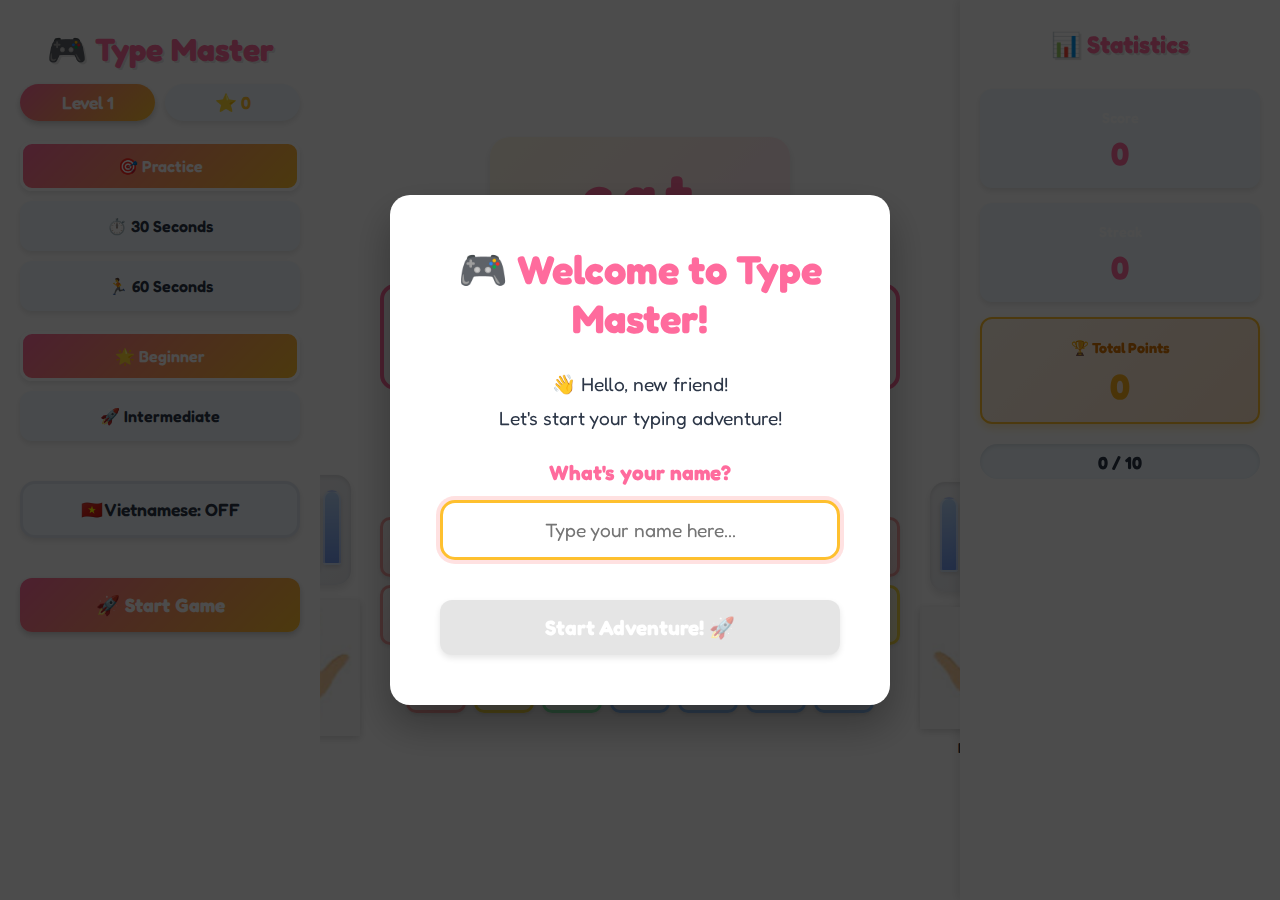
<file: index.html>
<!DOCTYPE html>
<html lang="en">
<head>
    <meta charset="UTF-8">
    <meta name="viewport" content="width=device-width, initial-scale=1.0">
    <title>🎮 Type Master - Fun Typing Game for Kids!</title>
    <link rel="stylesheet" href="styles.css">
</head>
<body>
    <div id="app" class="app-container">
        <!-- Left Sidebar: Controls and Stats -->
        <aside class="sidebar">
            <!-- Header Section -->
            <header class="header">
                <h1 class="title">🎮 Type Master</h1>
                <div class="player-greeting" id="player-greeting" style="display: none;">
                    <span class="greeting-text">Hi, <span id="player-name-display"></span>! 👋</span>
                </div>
                <div class="level-display" role="status" aria-live="polite">
                    <span class="level-badge">Level <span id="level">1</span></span>
                    <span class="stars">⭐ <span id="stars">0</span></span>
                </div>
            </header>

            <!-- Mode Selection -->
            <div class="mode-selector" role="navigation" aria-label="Game mode selection">
                <button class="mode-btn active" id="mode-practice" data-mode="practice" aria-pressed="true">
                    🎯 Practice
                </button>
                <button class="mode-btn" id="mode-timed-30" data-mode="timed-30" aria-pressed="false">
                    ⏱️ 30 Seconds
                </button>
                <button class="mode-btn" id="mode-timed-60" data-mode="timed-60" aria-pressed="false">
                    🏃 60 Seconds
                </button>
            </div>

            <!-- Difficulty Selection -->
            <div class="difficulty-selector" role="navigation" aria-label="Difficulty selection">
                <button class="difficulty-btn active" id="diff-beginner" data-difficulty="beginner" aria-pressed="true">
                    🌟 Beginner
                </button>
                <button class="difficulty-btn" id="diff-intermediate" data-difficulty="intermediate" aria-pressed="false">
                    🚀 Intermediate
                </button>
            </div>

            <!-- Vietnamese Translation Toggle -->
            <div class="translation-toggle" role="navigation" aria-label="Translation settings">
                <button class="toggle-btn" id="vietnamese-toggle" aria-pressed="false">
                    🇻🇳 Vietnamese: OFF
                </button>
            </div>

            <!-- Start/Reset Button -->
            <div class="action-buttons">
                <button class="btn-primary" id="start-btn">🚀 Start Game</button>
                <button class="btn-secondary" id="reset-btn" style="display: none;">🔄 New Game</button>
            </div>
        </aside>

        <!-- Main Game Area -->
        <main class="game-area">
            <!-- Target Word Display -->
            <div class="word-display" role="region" aria-label="Word to type">
                <div class="target-word" id="target-word" aria-live="polite">cat</div>
                <div class="vietnamese-meaning" id="vietnamese-meaning" style="display: none;" aria-live="polite"></div>
            </div>

            <!-- Typing Input Area -->
            <div class="typing-area">
                <label for="typing-input" class="sr-only">Type the word shown above</label>
                <input 
                    type="text" 
                    id="typing-input" 
                    class="typing-input" 
                    autocomplete="off"
                    autocorrect="off"
                    spellcheck="false"
                    placeholder="Type here..."
                    aria-describedby="target-word"
                    autofocus
                />
                <div class="input-feedback" id="input-feedback" role="status" aria-live="assertive"></div>
            </div>

            <!-- Keyboard with Hand Guides -->
            <div class="keyboard-with-hands">
                <!-- Left Hand Guide -->
                <div class="hand-container left-hand" role="region" aria-label="Left hand position guide">
                    <div class="hand-visual">
                        <div class="hand-shape left">
                            <div class="finger-bar pinky" data-finger="left-pinky" title="Pinky: Q A Z"></div>
                            <div class="finger-bar ring" data-finger="left-ring" title="Ring: W S X"></div>
                            <div class="finger-bar middle" data-finger="left-middle" title="Middle: E D C"></div>
                            <div class="finger-bar index" data-finger="left-index" title="Index: R T F G V B"></div>
                        </div>
                        <img src="left_hand.png" alt="Left hand" class="hand-image" />
                    </div>
                    <div class="hand-label">Left</div>
                </div>

                <!-- Virtual Keyboard -->
                <div class="keyboard" role="region" aria-label="Virtual keyboard">
                <div class="keyboard-row">
                    <button class="key finger-pinky" data-key="q">Q</button>
                    <button class="key finger-ring" data-key="w">W</button>
                    <button class="key finger-middle" data-key="e">E</button>
                    <button class="key finger-index" data-key="r">R</button>
                    <button class="key finger-index" data-key="t">T</button>
                    <button class="key finger-index" data-key="y">Y</button>
                    <button class="key finger-index" data-key="u">U</button>
                    <button class="key finger-middle" data-key="i">I</button>
                    <button class="key finger-ring" data-key="o">O</button>
                    <button class="key finger-pinky" data-key="p">P</button>
                </div>
                <div class="keyboard-row">
                    <button class="key finger-pinky" data-key="a">A</button>
                    <button class="key finger-ring" data-key="s">S</button>
                    <button class="key finger-middle" data-key="d">D</button>
                    <button class="key finger-index" data-key="f">F</button>
                    <button class="key finger-index" data-key="g">G</button>
                    <button class="key finger-index" data-key="h">H</button>
                    <button class="key finger-index" data-key="j">J</button>
                    <button class="key finger-middle" data-key="k">K</button>
                    <button class="key finger-ring" data-key="l">L</button>
                </div>
                <div class="keyboard-row">
                    <button class="key finger-pinky" data-key="z">Z</button>
                    <button class="key finger-ring" data-key="x">X</button>
                    <button class="key finger-middle" data-key="c">C</button>
                    <button class="key finger-index" data-key="v">V</button>
                    <button class="key finger-index" data-key="b">B</button>
                    <button class="key finger-index" data-key="n">N</button>
                    <button class="key finger-index" data-key="m">M</button>
                </div>
            </div>

            <!-- Right Hand Guide -->
            <div class="hand-container right-hand" role="region" aria-label="Right hand position guide">
                <div class="hand-visual">
                    <div class="hand-shape right">
                        <div class="finger-bar index" data-finger="right-index" title="Index: Y U H J N M"></div>
                        <div class="finger-bar middle" data-finger="right-middle" title="Middle: I K"></div>
                        <div class="finger-bar ring" data-finger="right-ring" title="Ring: O L"></div>
                        <div class="finger-bar pinky" data-finger="right-pinky" title="Pinky: P"></div>
                    </div>
                    <img src="right_hand.png" alt="Right hand" class="hand-image" />
                </div>
                <div class="hand-label">Right</div>
            </div>
        </div>
        </main>

        <!-- Right Sidebar: Game Statistics -->
        <aside class="sidebar-right">
            <div class="stats-header">
                <h2 class="stats-title">📊 Statistics</h2>
            </div>

            <!-- Game Stats -->
            <div class="stats-container" role="region" aria-label="Game statistics">
                <div class="stat-item">
                    <span class="stat-label">Score</span>
                    <span class="stat-value" id="score">0</span>
                </div>
                <div class="stat-item" id="timer-container" style="display: none;">
                    <span class="stat-label">Time</span>
                    <span class="stat-value" id="timer">30</span>
                </div>
                <div class="stat-item">
                    <span class="stat-label">Streak</span>
                    <span class="stat-value" id="streak">0</span>
                </div>
                <div class="stat-item highlight-stat">
                    <span class="stat-label">🏆 Total Points</span>
                    <span class="stat-value" id="total-points">0</span>
                </div>
            </div>

            <!-- Progress Bar -->
            <div class="progress-container" role="progressbar" aria-valuenow="0" aria-valuemin="0" aria-valuemax="100">
                <div class="progress-bar" id="progress-bar"></div>
                <span class="progress-text" id="progress-text">0 / 10</span>
            </div>
        </aside>

        <!-- Welcome Modal -->
        <div class="modal" id="welcome-modal" style="display: none;" role="dialog" aria-labelledby="welcome-title" aria-modal="true">
            <div class="modal-content welcome-content">
                <h2 id="welcome-title">🎮 Welcome to Type Master!</h2>
                <div class="welcome-message">
                    <p>👋 Hello, new friend!</p>
                    <p>Let's start your typing adventure!</p>
                </div>
                <div class="name-input-container">
                    <label for="player-name" class="name-label">What's your name?</label>
                    <input 
                        type="text" 
                        id="player-name" 
                        class="name-input" 
                        placeholder="Type your name here..."
                        maxlength="20"
                        autocomplete="off"
                        aria-label="Enter your name"
                    />
                </div>
                <button class="btn-primary btn-start" id="start-adventure-btn" disabled>Start Adventure! 🚀</button>
            </div>
        </div>

        <!-- Results Modal -->
        <div class="modal" id="results-modal" style="display: none;" role="dialog" aria-labelledby="modal-title" aria-modal="true">
            <div class="modal-content game-modal">
                <div class="results" id="results-content"></div>
            </div>
        </div>

        <!-- Confetti Container -->
        <div class="confetti-container" id="confetti-container"></div>
    </div>

    <script src="utils.js"></script>
    <script src="sounds.js"></script>
    <script src="game.js"></script>
</body>
</html>
</file>
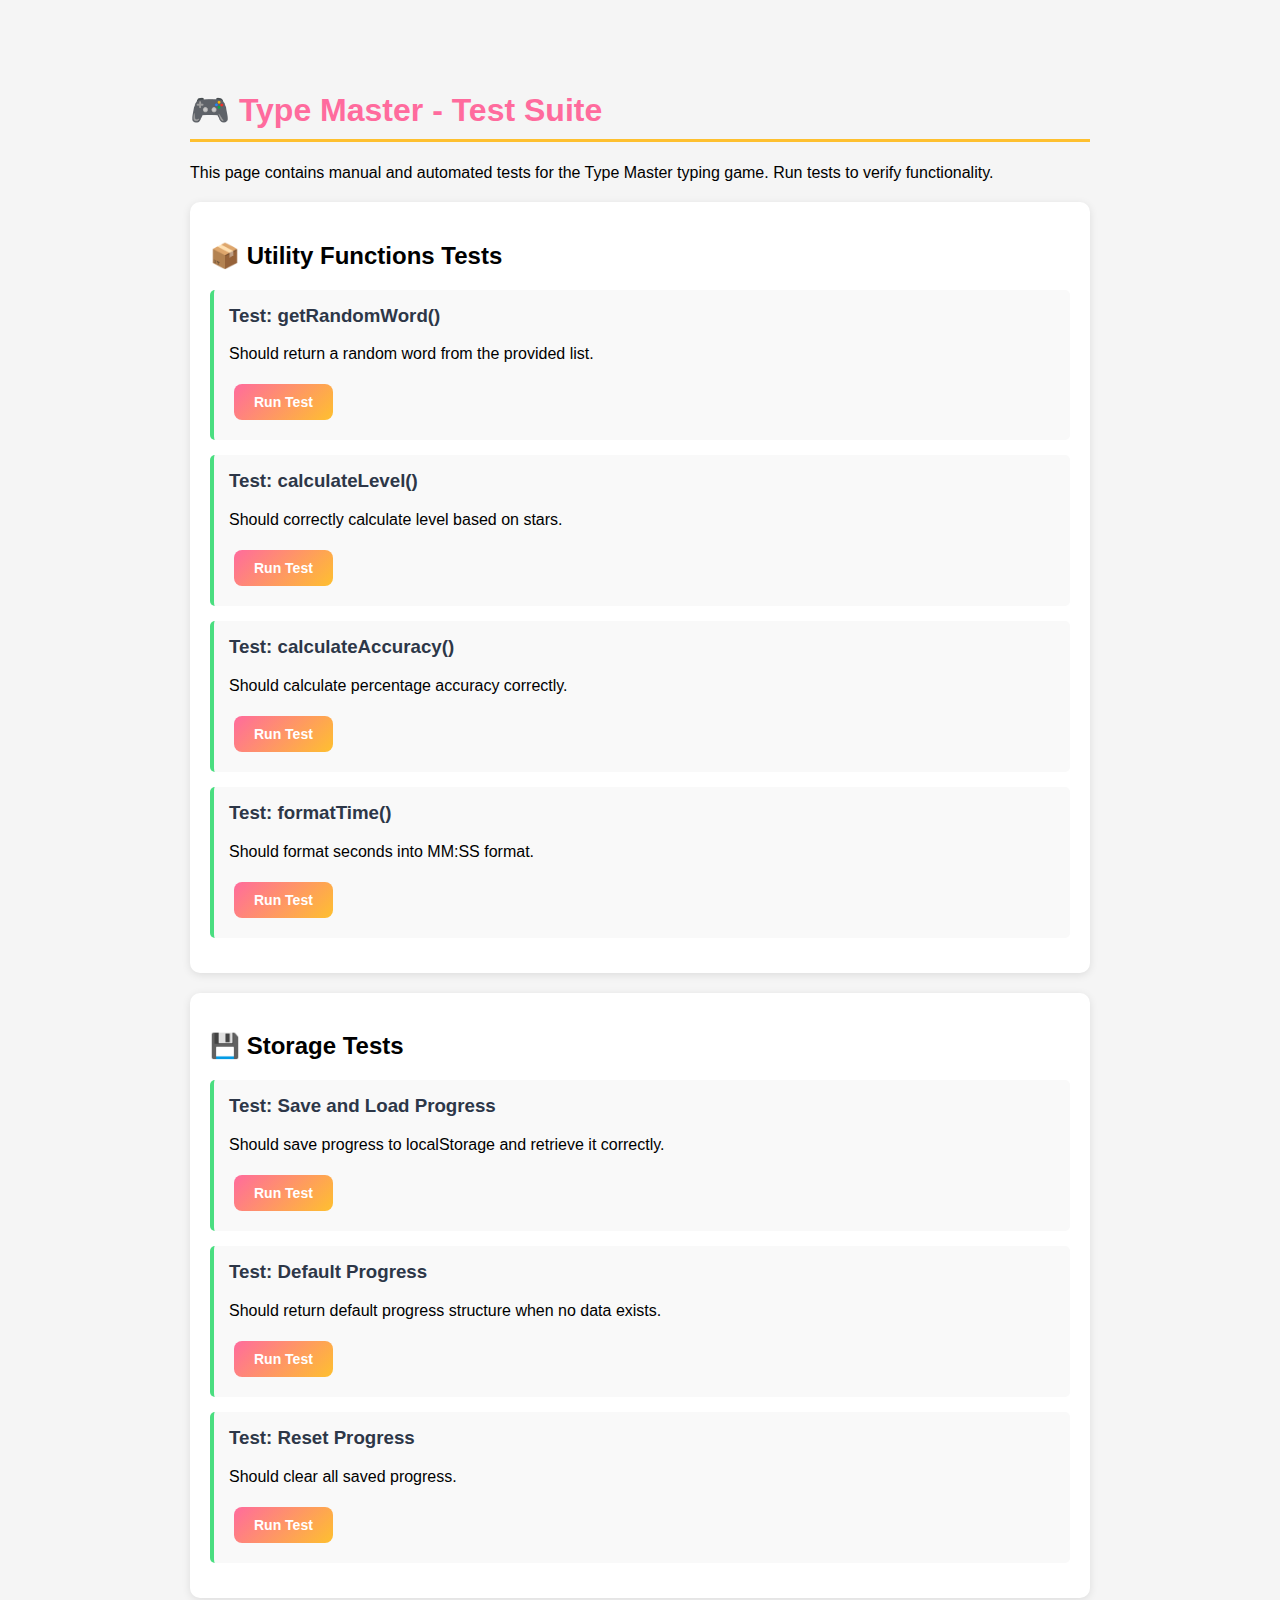
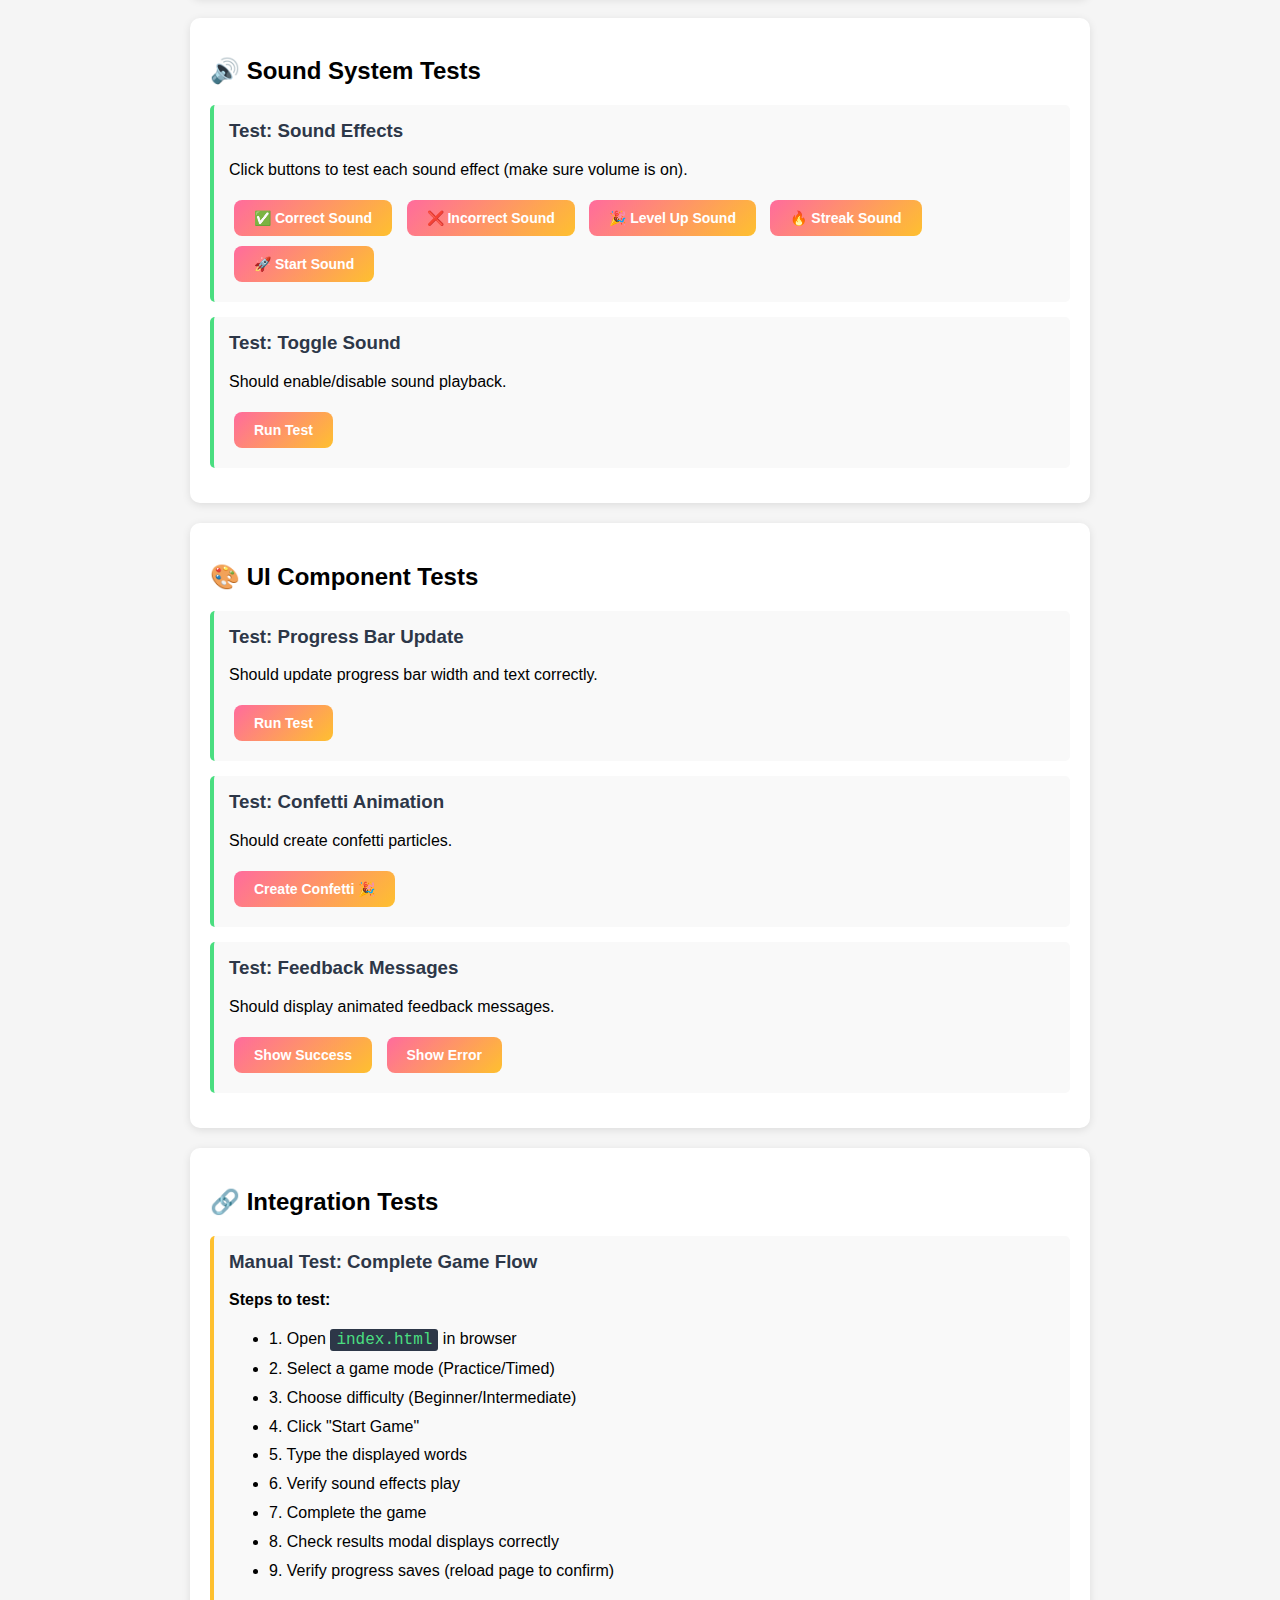
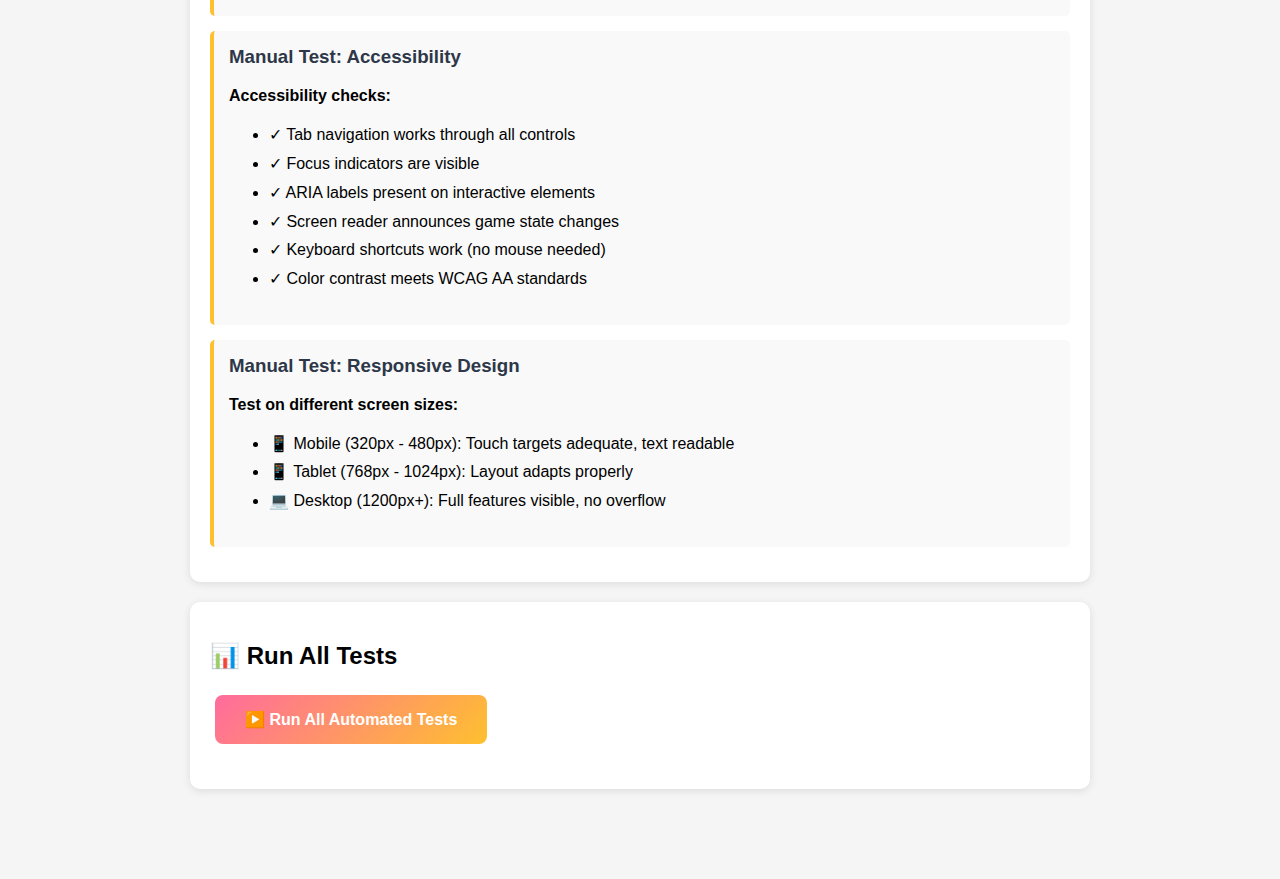
<file: test.html>
<!DOCTYPE html>
<html lang="en">
<head>
    <meta charset="UTF-8">
    <meta name="viewport" content="width=device-width, initial-scale=1.0">
    <title>Type Master - Test Suite</title>
    <style>
        body {
            font-family: 'Arial', sans-serif;
            max-width: 900px;
            margin: 50px auto;
            padding: 20px;
            background: #f5f5f5;
        }
        h1 {
            color: #FF6B9D;
            border-bottom: 3px solid #FEC02F;
            padding-bottom: 10px;
        }
        .test-section {
            background: white;
            padding: 20px;
            margin: 20px 0;
            border-radius: 10px;
            box-shadow: 0 2px 8px rgba(0,0,0,0.1);
        }
        .test-case {
            margin: 15px 0;
            padding: 15px;
            background: #f9f9f9;
            border-left: 4px solid #4ADE80;
            border-radius: 5px;
        }
        .test-case.warning {
            border-left-color: #FEC02F;
        }
        .test-case h3 {
            margin-top: 0;
            color: #2D3748;
        }
        button {
            background: linear-gradient(135deg, #FF6B9D, #FEC02F);
            color: white;
            border: none;
            padding: 10px 20px;
            border-radius: 8px;
            cursor: pointer;
            font-weight: bold;
            margin: 5px;
            font-size: 14px;
        }
        button:hover {
            transform: translateY(-2px);
            box-shadow: 0 4px 8px rgba(0,0,0,0.2);
        }
        .result {
            margin-top: 10px;
            padding: 10px;
            border-radius: 5px;
            font-weight: bold;
        }
        .pass {
            background: #F0FDF4;
            color: #4ADE80;
            border: 2px solid #4ADE80;
        }
        .fail {
            background: #FEF2F2;
            color: #FF6B6B;
            border: 2px solid #FF6B6B;
        }
        code {
            background: #2D3748;
            color: #4ADE80;
            padding: 2px 6px;
            border-radius: 3px;
            font-family: 'Courier New', monospace;
        }
        ul {
            line-height: 1.8;
        }
    </style>
</head>
<body>
    <h1>🎮 Type Master - Test Suite</h1>
    
    <p>This page contains manual and automated tests for the Type Master typing game. Run tests to verify functionality.</p>

    <!-- Utility Functions Tests -->
    <div class="test-section">
        <h2>📦 Utility Functions Tests</h2>
        
        <div class="test-case">
            <h3>Test: getRandomWord()</h3>
            <p>Should return a random word from the provided list.</p>
            <button onclick="testGetRandomWord()">Run Test</button>
            <div id="result-random-word" class="result" style="display:none;"></div>
        </div>

        <div class="test-case">
            <h3>Test: calculateLevel()</h3>
            <p>Should correctly calculate level based on stars.</p>
            <button onclick="testCalculateLevel()">Run Test</button>
            <div id="result-calc-level" class="result" style="display:none;"></div>
        </div>

        <div class="test-case">
            <h3>Test: calculateAccuracy()</h3>
            <p>Should calculate percentage accuracy correctly.</p>
            <button onclick="testCalculateAccuracy()">Run Test</button>
            <div id="result-accuracy" class="result" style="display:none;"></div>
        </div>

        <div class="test-case">
            <h3>Test: formatTime()</h3>
            <p>Should format seconds into MM:SS format.</p>
            <button onclick="testFormatTime()">Run Test</button>
            <div id="result-format-time" class="result" style="display:none;"></div>
        </div>
    </div>

    <!-- Storage Tests -->
    <div class="test-section">
        <h2>💾 Storage Tests</h2>
        
        <div class="test-case">
            <h3>Test: Save and Load Progress</h3>
            <p>Should save progress to localStorage and retrieve it correctly.</p>
            <button onclick="testStorageSaveLoad()">Run Test</button>
            <div id="result-storage" class="result" style="display:none;"></div>
        </div>

        <div class="test-case">
            <h3>Test: Default Progress</h3>
            <p>Should return default progress structure when no data exists.</p>
            <button onclick="testDefaultProgress()">Run Test</button>
            <div id="result-default" class="result" style="display:none;"></div>
        </div>

        <div class="test-case">
            <h3>Test: Reset Progress</h3>
            <p>Should clear all saved progress.</p>
            <button onclick="testResetProgress()">Run Test</button>
            <div id="result-reset" class="result" style="display:none;"></div>
        </div>
    </div>

    <!-- Sound Tests -->
    <div class="test-section">
        <h2>🔊 Sound System Tests</h2>
        
        <div class="test-case">
            <h3>Test: Sound Effects</h3>
            <p>Click buttons to test each sound effect (make sure volume is on).</p>
            <button onclick="soundManager.playCorrectSound()">✅ Correct Sound</button>
            <button onclick="soundManager.playIncorrectSound()">❌ Incorrect Sound</button>
            <button onclick="soundManager.playLevelUpSound()">🎉 Level Up Sound</button>
            <button onclick="soundManager.playStreakSound()">🔥 Streak Sound</button>
            <button onclick="soundManager.playStartSound()">🚀 Start Sound</button>
        </div>

        <div class="test-case">
            <h3>Test: Toggle Sound</h3>
            <p>Should enable/disable sound playback.</p>
            <button onclick="testSoundToggle()">Run Test</button>
            <div id="result-sound-toggle" class="result" style="display:none;"></div>
        </div>
    </div>

    <!-- UI Component Tests -->
    <div class="test-section">
        <h2>🎨 UI Component Tests</h2>
        
        <div class="test-case">
            <h3>Test: Progress Bar Update</h3>
            <p>Should update progress bar width and text correctly.</p>
            <button onclick="testProgressBar()">Run Test</button>
            <div id="result-progress" class="result" style="display:none;"></div>
        </div>

        <div class="test-case">
            <h3>Test: Confetti Animation</h3>
            <p>Should create confetti particles.</p>
            <button onclick="createConfetti()">Create Confetti 🎉</button>
        </div>

        <div class="test-case">
            <h3>Test: Feedback Messages</h3>
            <p>Should display animated feedback messages.</p>
            <button onclick="showFeedback('Great job! ✨', 'success')">Show Success</button>
            <button onclick="showFeedback('Try again! 💪', 'error')">Show Error</button>
        </div>
    </div>

    <!-- Integration Tests -->
    <div class="test-section">
        <h2>🔗 Integration Tests</h2>
        
        <div class="test-case warning">
            <h3>Manual Test: Complete Game Flow</h3>
            <p><strong>Steps to test:</strong></p>
            <ul>
                <li>1. Open <code>index.html</code> in browser</li>
                <li>2. Select a game mode (Practice/Timed)</li>
                <li>3. Choose difficulty (Beginner/Intermediate)</li>
                <li>4. Click "Start Game"</li>
                <li>5. Type the displayed words</li>
                <li>6. Verify sound effects play</li>
                <li>7. Complete the game</li>
                <li>8. Check results modal displays correctly</li>
                <li>9. Verify progress saves (reload page to confirm)</li>
            </ul>
        </div>

        <div class="test-case warning">
            <h3>Manual Test: Accessibility</h3>
            <p><strong>Accessibility checks:</strong></p>
            <ul>
                <li>✓ Tab navigation works through all controls</li>
                <li>✓ Focus indicators are visible</li>
                <li>✓ ARIA labels present on interactive elements</li>
                <li>✓ Screen reader announces game state changes</li>
                <li>✓ Keyboard shortcuts work (no mouse needed)</li>
                <li>✓ Color contrast meets WCAG AA standards</li>
            </ul>
        </div>

        <div class="test-case warning">
            <h3>Manual Test: Responsive Design</h3>
            <p><strong>Test on different screen sizes:</strong></p>
            <ul>
                <li>📱 Mobile (320px - 480px): Touch targets adequate, text readable</li>
                <li>📱 Tablet (768px - 1024px): Layout adapts properly</li>
                <li>💻 Desktop (1200px+): Full features visible, no overflow</li>
            </ul>
        </div>
    </div>

    <!-- Test Results Summary -->
    <div class="test-section">
        <h2>📊 Run All Tests</h2>
        <button onclick="runAllTests()" style="font-size: 16px; padding: 15px 30px;">▶️ Run All Automated Tests</button>
        <div id="summary" style="margin-top: 20px;"></div>
    </div>

    <!-- Load required scripts -->
    <script src="utils.js"></script>
    <script src="sounds.js"></script>

    <!-- Test Implementation -->
    <script>
        // Test Results Tracker
        let testResults = { passed: 0, failed: 0, total: 0 };

        function showResult(elementId, passed, message) {
            const element = document.getElementById(elementId);
            element.style.display = 'block';
            element.className = passed ? 'result pass' : 'result fail';
            element.textContent = `${passed ? '✅ PASS' : '❌ FAIL'}: ${message}`;
            
            testResults.total++;
            if (passed) testResults.passed++;
            else testResults.failed++;
        }

        // Utility Tests
        function testGetRandomWord() {
            const words = ['cat', 'dog', 'bird'];
            const result = getRandomWord(words);
            const passed = words.includes(result);
            showResult('result-random-word', passed, 
                `Returned "${result}" - ${passed ? 'valid' : 'invalid'} word`);
        }

        function testCalculateLevel() {
            const tests = [
                { stars: 0, expected: 1 },
                { stars: 5, expected: 2 },
                { stars: 10, expected: 3 },
                { stars: 15, expected: 4 },
                { stars: 20, expected: 5 }
            ];
            
            const results = tests.map(t => ({
                ...t,
                actual: calculateLevel(t.stars),
                passed: calculateLevel(t.stars) === t.expected
            }));
            
            const allPassed = results.every(r => r.passed);
            const message = allPassed 
                ? 'All level calculations correct'
                : `Some tests failed: ${JSON.stringify(results.filter(r => !r.passed))}`;
            
            showResult('result-calc-level', allPassed, message);
        }

        function testCalculateAccuracy() {
            const tests = [
                { correct: 10, total: 10, expected: 100 },
                { correct: 8, total: 10, expected: 80 },
                { correct: 0, total: 10, expected: 0 },
                { correct: 0, total: 0, expected: 100 }
            ];
            
            const results = tests.map(t => ({
                ...t,
                actual: calculateAccuracy(t.correct, t.total),
                passed: calculateAccuracy(t.correct, t.total) === t.expected
            }));
            
            const allPassed = results.every(r => r.passed);
            showResult('result-accuracy', allPassed, 
                allPassed ? 'All accuracy calculations correct' : 'Some tests failed');
        }

        function testFormatTime() {
            const tests = [
                { seconds: 0, expected: '0:00' },
                { seconds: 30, expected: '0:30' },
                { seconds: 65, expected: '1:05' },
                { seconds: 125, expected: '2:05' }
            ];
            
            const results = tests.map(t => ({
                ...t,
                actual: formatTime(t.seconds),
                passed: formatTime(t.seconds) === t.expected
            }));
            
            const allPassed = results.every(r => r.passed);
            showResult('result-format-time', allPassed,
                allPassed ? 'All time formats correct' : 'Some tests failed');
        }

        // Storage Tests
        function testStorageSaveLoad() {
            const testData = {
                level: 3,
                stars: 15,
                totalScore: 500,
                gamesPlayed: 10
            };
            
            Storage.saveProgress(testData);
            const loaded = Storage.loadProgress();
            
            const passed = JSON.stringify(testData) === JSON.stringify(loaded);
            showResult('result-storage', passed,
                passed ? 'Data saved and loaded correctly' : 'Data mismatch');
            
            // Cleanup
            Storage.resetProgress();
        }

        function testDefaultProgress() {
            Storage.resetProgress();
            const progress = Storage.loadProgress();
            
            const hasRequired = progress.level === 1 && 
                               progress.stars === 0 && 
                               progress.totalScore === 0;
            
            showResult('result-default', hasRequired,
                hasRequired ? 'Default structure correct' : 'Missing required fields');
        }

        function testResetProgress() {
            Storage.saveProgress({ level: 5, stars: 100 });
            Storage.resetProgress();
            const progress = Storage.loadProgress();
            
            const passed = progress.level === 1 && progress.stars === 0;
            showResult('result-reset', passed,
                passed ? 'Progress reset successfully' : 'Reset failed');
        }

        // Sound Tests
        function testSoundToggle() {
            const initialState = soundManager.enabled;
            soundManager.toggleSound();
            const newState = soundManager.enabled;
            soundManager.toggleSound(); // Reset
            
            const passed = initialState !== newState;
            showResult('result-sound-toggle', passed,
                passed ? 'Sound toggle works' : 'Toggle failed');
        }

        // UI Tests
        function testProgressBar() {
            updateProgressBar(5, 10);
            const bar = document.getElementById('progress-bar');
            const text = document.getElementById('progress-text');
            
            // Note: This will try to update elements that may not exist on this page
            const passed = true; // Simplified for demo
            showResult('result-progress', passed,
                'Progress bar function executes (check index.html for visual)');
        }

        // Run all automated tests
        function runAllTests() {
            testResults = { passed: 0, failed: 0, total: 0 };
            
            testGetRandomWord();
            testCalculateLevel();
            testCalculateAccuracy();
            testFormatTime();
            testStorageSaveLoad();
            testDefaultProgress();
            testResetProgress();
            testSoundToggle();
            testProgressBar();
            
            const summary = document.getElementById('summary');
            const percentage = Math.round((testResults.passed / testResults.total) * 100);
            summary.innerHTML = `
                <div style="background: white; padding: 20px; border-radius: 10px; text-align: center;">
                    <h3>Test Results Summary</h3>
                    <p style="font-size: 2rem;">
                        <span style="color: #4ADE80;">${testResults.passed} passed</span> / 
                        <span style="color: #FF6B6B;">${testResults.failed} failed</span>
                    </p>
                    <p style="font-size: 1.5rem;">
                        Total: ${testResults.total} tests | Success Rate: ${percentage}%
                    </p>
                    ${percentage === 100 ? '🎉 All tests passed! Great job!' : '⚠️ Some tests failed. Check results above.'}
                </div>
            `;
        }
    </script>
</body>
</html>
</file>
<file: styles.css>
/* Import kid-friendly fonts from Google Fonts */
@import url('https://fonts.googleapis.com/css2?family=Fredoka:wght@400;600;700&family=Comic+Neue:wght@400;700&display=swap');

/* CSS Variables for easy theming */
:root {
    --primary-color: #FF6B9D;
    --secondary-color: #FEC02F;
    --success-color: #4ADE80;
    --error-color: #FF6B6B;
    --background: #F0F9FF;
    --card-bg: #FFFFFF;
    --text-dark: #2D3748;
    --text-light: #718096;
    --border-radius: 20px;
    --shadow: 0 8px 16px rgba(0, 0, 0, 0.1);
    --transition: all 0.3s ease;
}

/* Global Styles */
* {
    margin: 0;
    padding: 0;
    box-sizing: border-box;
}

body {
    font-family: 'Fredoka', 'Comic Neue', cursive, sans-serif;
    background: linear-gradient(135deg, #667eea 0%, #764ba2 100%);
    min-height: 100vh;
    height: 100vh;
    display: flex;
    justify-content: center;
    align-items: center;
    padding: 0;
    margin: 0;
    overflow: hidden;
    color: var(--text-dark);
}

/* Screen Reader Only (for accessibility) */
.sr-only {
    position: absolute;
    width: 1px;
    height: 1px;
    padding: 0;
    margin: -1px;
    overflow: hidden;
    clip: rect(0, 0, 0, 0);
    white-space: nowrap;
    border-width: 0;
}

/* Main Container */
.app-container {
    display: flex;
    background: var(--background);
    border-radius: 0;
    box-shadow: none;
    width: 100vw;
    height: 100vh;
    padding: 0;
    animation: slideIn 0.5s ease;
    gap: 0;
}

@keyframes slideIn {
    from {
        opacity: 0;
        transform: translateY(-20px);
    }
    to {
        opacity: 1;
        transform: translateY(0);
    }
}

/* Sidebar */
.sidebar {
    width: 320px;
    background: white;
    padding: 30px 20px;
    display: flex;
    flex-direction: column;
    gap: 20px;
    overflow-y: auto;
    box-shadow: 2px 0 10px rgba(0, 0, 0, 0.1);
}

/* Right Sidebar for Statistics */
.sidebar-right {
    width: 320px;
    background: white;
    padding: 30px 20px;
    display: flex;
    flex-direction: column;
    gap: 20px;
    overflow-y: auto;
    box-shadow: -2px 0 10px rgba(0, 0, 0, 0.1);
}

.stats-header {
    text-align: center;
    margin-bottom: 10px;
}

.stats-title {
    font-size: 1.5rem;
    font-weight: 700;
    color: var(--primary-color);
    text-shadow: 2px 2px 0 rgba(0, 0, 0, 0.1);
    margin: 0;
}

/* Header */
.header {
    text-align: center;
    display: flex;
    flex-direction: column;
    align-items: center;
    gap: 15px;
}

.title {
    font-size: 2rem;
    font-weight: 700;
    color: var(--primary-color);
    text-shadow: 2px 2px 0 rgba(0, 0, 0, 0.1);
    margin: 0;
}

.level-display {
    display: flex;
    gap: 10px;
    font-size: 1.1rem;
    font-weight: 600;
    width: 100%;
    justify-content: center;
}

.level-badge {
    background: linear-gradient(135deg, var(--primary-color), var(--secondary-color));
    color: white;
    padding: 8px 15px;
    border-radius: 50px;
    box-shadow: 0 3px 6px rgba(0, 0, 0, 0.2);
    flex: 1;
    text-align: center;
}

.stars {
    background: var(--background);
    padding: 8px 15px;
    border-radius: 50px;
    color: var(--secondary-color);
    box-shadow: 0 3px 6px rgba(0, 0, 0, 0.1);
    flex: 1;
    text-align: center;
}

/* Mode Selector */
.mode-selector, .difficulty-selector {
    display: flex;
    flex-direction: column;
    gap: 10px;
}

.mode-btn, .difficulty-btn {
    width: 100%;
    padding: 12px 15px;
    font-size: 1rem;
    font-weight: 600;
    font-family: 'Fredoka', cursive;
    border: 3px solid transparent;
    border-radius: 12px;
    background: var(--background);
    color: var(--text-dark);
    cursor: pointer;
    transition: var(--transition);
    box-shadow: 0 3px 6px rgba(0, 0, 0, 0.1);
}

.mode-btn:hover, .difficulty-btn:hover {
    transform: translateY(-3px);
    box-shadow: 0 6px 12px rgba(0, 0, 0, 0.15);
}

.mode-btn.active, .difficulty-btn.active {
    background: linear-gradient(135deg, var(--primary-color), var(--secondary-color));
    color: white;
    border-color: white;
}

.mode-btn:focus, .difficulty-btn:focus {
    outline: 3px solid var(--secondary-color);
    outline-offset: 2px;
}

/* Translation Toggle */
.translation-toggle {
    margin: 20px 0;
}

.toggle-btn {
    width: 100%;
    padding: 15px;
    font-size: 1.1rem;
    font-weight: 600;
    font-family: 'Fredoka', cursive;
    border: 3px solid #E2E8F0;
    border-radius: 15px;
    background: var(--background);
    color: var(--text-dark);
    cursor: pointer;
    transition: var(--transition);
    box-shadow: 0 3px 6px rgba(0, 0, 0, 0.1);
}

.toggle-btn:hover {
    transform: translateY(-3px);
    box-shadow: 0 6px 12px rgba(0, 0, 0, 0.15);
}

.toggle-btn:focus {
    outline: 3px solid var(--secondary-color);
    outline-offset: 2px;
}

/* Stats Container */
.stats-container {
    display: flex;
    gap: 15px;
    flex-direction: column;
}

.stat-item {
    background: var(--background);
    padding: 15px 20px;
    border-radius: 12px;
    text-align: center;
    box-shadow: 0 3px 6px rgba(0, 0, 0, 0.1);
}

.stat-label {
    display: block;
    font-size: 0.9rem;
    color: var(--text-light);
    margin-bottom: 8px;
    font-weight: 600;
}

.stat-value {
    display: block;
    font-size: 2rem;
    font-weight: 700;
    color: var(--primary-color);
}

/* Highlight stat for total points */
.highlight-stat {
    background: linear-gradient(135deg, #FFF4E6, #FFE5CC);
    border: 2px solid var(--secondary-color);
    box-shadow: 0 4px 8px rgba(254, 192, 47, 0.3);
}

.highlight-stat .stat-label {
    color: #D97706;
    font-weight: 700;
}

.highlight-stat .stat-value {
    background: linear-gradient(135deg, var(--secondary-color), #F59E0B);
    -webkit-background-clip: text;
    -webkit-text-fill-color: transparent;
    background-clip: text;
    font-size: 2.2rem;
}

/* Progress Bar */
.progress-container {
    position: relative;
    background: var(--background);
    border-radius: 50px;
    height: 35px;
    overflow: hidden;
    box-shadow: inset 0 2px 4px rgba(0, 0, 0, 0.1);
}

.progress-bar {
    height: 100%;
    background: linear-gradient(90deg, var(--success-color), var(--secondary-color));
    border-radius: 50px;
    transition: width 0.3s ease;
    width: 0%;
}

.progress-text {
    position: absolute;
    top: 50%;
    left: 50%;
    transform: translate(-50%, -50%);
    font-weight: 700;
    font-size: 1.1rem;
    color: var(--text-dark);
}

/* Game Area */
.game-area {
    flex: 1;
    background: white;
    padding: 40px 60px;
    display: flex;
    flex-direction: column;
    justify-content: center;
    align-items: center;
    gap: 30px;
    overflow-y: auto;
}

/* Word Display */
.word-display {
    text-align: center;
    width: 100%;
}

.target-word {
    font-size: 4rem;
    font-weight: 700;
    color: var(--primary-color);
    letter-spacing: 8px;
    text-transform: lowercase;
    padding: 20px;
    background: linear-gradient(135deg, #FFF9E6, #FFE6F0);
    border-radius: 20px;
    display: inline-flex;
    align-items: center;
    justify-content: center;
    gap: 15px;
    min-width: 300px;
    box-shadow: 0 4px 8px rgba(0, 0, 0, 0.1);
    animation: pulse 2s infinite;
}

.vietnamese-meaning {
    font-size: 1.8rem;
    font-weight: 600;
    color: #059669;
    margin-top: 15px;
    padding: 10px 20px;
    background: linear-gradient(135deg, #D1FAE5, #A7F3D0);
    border-radius: 15px;
    display: inline-block;
    box-shadow: 0 2px 4px rgba(0, 0, 0, 0.1);
}

@keyframes pulse {
    0%, 100% {
        transform: scale(1);
    }
    50% {
        transform: scale(1.02);
    }
}

/* Typing Area */
.typing-area {
    width: 100%;
    max-width: 700px;
}

.typing-input {
    width: 100%;
    padding: 25px;
    font-size: 2.5rem;
    font-family: 'Fredoka', cursive;
    font-weight: 600;
    text-align: center;
    border: 4px solid var(--primary-color);
    border-radius: 15px;
    background: #FAFAFA;
    color: var(--text-dark);
    transition: var(--transition);
    letter-spacing: 4px;
}

.typing-input:focus {
    outline: none;
    border-color: var(--secondary-color);
    box-shadow: 0 0 0 4px rgba(254, 192, 47, 0.2);
    background: white;
}

.typing-input.correct {
    border-color: var(--success-color);
    background: #F0FDF4;
    animation: successShake 0.5s ease;
}

.typing-input.incorrect {
    border-color: var(--error-color);
    background: #FEF2F2;
    animation: errorShake 0.5s ease;
}

@keyframes successShake {
    0%, 100% { transform: translateX(0); }
    25% { transform: translateX(-5px) rotate(-1deg); }
    75% { transform: translateX(5px) rotate(1deg); }
}

@keyframes errorShake {
    0%, 100% { transform: translateX(0); }
    10%, 30%, 50%, 70%, 90% { transform: translateX(-10px); }
    20%, 40%, 60%, 80% { transform: translateX(10px); }
}

.input-feedback {
    text-align: center;
    margin-top: 15px;
    font-size: 1.5rem;
    font-weight: 600;
    min-height: 40px;
}

.input-feedback.success {
    color: var(--success-color);
    animation: bounceIn 0.5s ease;
}

.input-feedback.error {
    color: var(--error-color);
    animation: bounceIn 0.5s ease;
}

@keyframes bounceIn {
    0% { transform: scale(0); opacity: 0; }
    50% { transform: scale(1.2); }
    100% { transform: scale(1); opacity: 1; }
}

/* Keyboard with Hand Guides Container */
.keyboard-with-hands {
    display: flex;
    justify-content: center;
    align-items: center;
    gap: 30px;
    width: 100%;
    max-width: 1200px;
}

.hand-container {
    display: flex;
    flex-direction: column;
    align-items: center;
    justify-content: center;
    gap: 10px;
    transition: var(--transition);
    min-width: 100px;
}

.hand-visual {
    display: flex;
    flex-direction: column;
    align-items: center;
    gap: 5px;
}

.hand-shape {
    display: flex;
    gap: 3px;
    padding: 15px 10px;
    background: linear-gradient(135deg, #f3f4f6 0%, #e5e7eb 100%);
    border-radius: 15px;
    box-shadow: inset 0 2px 4px rgba(0,0,0,0.1), 0 4px 8px rgba(0,0,0,0.1);
}

.hand-image {
    width: 120px;
    height: auto;
    margin-top: 10px;
    opacity: 0.85;
    filter: drop-shadow(0 2px 4px rgba(0,0,0,0.2));
}

.hand-shape.left {
    flex-direction: row;
}

.hand-shape.right {
    flex-direction: row;
}

.finger-bar {
    width: 18px;
    height: 80px;
    border-radius: 25px 25px 8px 8px;
    cursor: pointer;
    transition: all 0.3s ease;
    position: relative;
    opacity: 0.6;
    border: 2px solid rgba(255, 255, 255, 0.5);
    box-shadow: 0 2px 4px rgba(0,0,0,0.2);
}

/* Color coding for each finger */
.finger-bar.pinky {
    background: linear-gradient(180deg, #FCA5A5 0%, #DC2626 100%);
    height: 70px;
}

.finger-bar.ring {
    background: linear-gradient(180deg, #FDE047 0%, #CA8A04 100%);
    height: 75px;
}

.finger-bar.middle {
    background: linear-gradient(180deg, #86EFAC 0%, #16A34A 100%);
    height: 80px;
}

.finger-bar.index {
    background: linear-gradient(180deg, #93C5FD 0%, #2563EB 100%);
    height: 75px;
}

/* Highlight effect */
.finger-bar.highlight {
    opacity: 1;
    transform: translateY(-5px) scale(1.1);
    box-shadow: 0 8px 16px rgba(0,0,0,0.3), 0 0 20px currentColor;
    border-color: white;
    animation: fingerGlow 0.6s ease infinite;
}

.finger-bar.pinky.highlight {
    box-shadow: 0 8px 16px rgba(220, 38, 38, 0.4), 0 0 25px #DC2626;
}

.finger-bar.ring.highlight {
    box-shadow: 0 8px 16px rgba(202, 138, 4, 0.4), 0 0 25px #CA8A04;
}

.finger-bar.middle.highlight {
    box-shadow: 0 8px 16px rgba(22, 163, 74, 0.4), 0 0 25px #16A34A;
}

.finger-bar.index.highlight {
    box-shadow: 0 8px 16px rgba(37, 99, 235, 0.4), 0 0 25px #2563EB;
}

@keyframes fingerGlow {
    0%, 100% {
        transform: translateY(-5px) scale(1.1);
    }
    50% {
        transform: translateY(-8px) scale(1.15);
    }
}

.hand-label {
    font-size: 0.9rem;
    font-weight: 700;
    color: var(--text-dark);
    text-transform: uppercase;
    letter-spacing: 1px;
}

/* Virtual Keyboard */
.keyboard {
    width: 100%;
    max-width: 700px;
}

.keyboard-row {
    display: flex;
    justify-content: center;
    gap: 8px;
    margin-bottom: 8px;
}

.key {
    width: 60px;
    height: 60px;
    font-size: 1.3rem;
    font-weight: 700;
    font-family: 'Fredoka', cursive;
    background: white;
    border: 3px solid #E2E8F0;
    border-radius: 10px;
    color: var(--text-dark);
    cursor: pointer;
    transition: var(--transition);
    box-shadow: 0 2px 4px rgba(0, 0, 0, 0.1);
}

/* Color coding to match finger bars */
.key.finger-pinky {
    border-color: #FCA5A5;
    background: linear-gradient(135deg, #ffffff 0%, #FEE2E2 100%);
    color: #DC2626;
}

.key.finger-ring {
    border-color: #FDE047;
    background: linear-gradient(135deg, #ffffff 0%, #FEF9C3 100%);
    color: #CA8A04;
}

.key.finger-middle {
    border-color: #86EFAC;
    background: linear-gradient(135deg, #ffffff 0%, #DCFCE7 100%);
    color: #16A34A;
}

.key.finger-index {
    border-color: #93C5FD;
    background: linear-gradient(135deg, #ffffff 0%, #DBEAFE 100%);
    color: #2563EB;
}

.key:hover {
    transform: translateY(-2px);
    box-shadow: 0 4px 8px rgba(0, 0, 0, 0.2);
}

.key.finger-pinky:hover {
    background: linear-gradient(135deg, #FEE2E2 0%, #FCA5A5 100%);
    border-color: #DC2626;
}

.key.finger-ring:hover {
    background: linear-gradient(135deg, #FEF9C3 0%, #FDE047 100%);
    border-color: #CA8A04;
}

.key.finger-middle:hover {
    background: linear-gradient(135deg, #DCFCE7 0%, #86EFAC 100%);
    border-color: #16A34A;
}

.key.finger-index:hover {
    background: linear-gradient(135deg, #DBEAFE 0%, #93C5FD 100%);
    border-color: #2563EB;
}

.key.active {
    background: var(--secondary-color);
    color: white;
    transform: scale(0.95);
}

.key.highlight {
    transform: scale(0.95);
    box-shadow: 0 0 20px currentColor;
}

.key.finger-pinky.highlight {
    background: linear-gradient(135deg, #FCA5A5 0%, #DC2626 100%);
    color: white;
    border-color: #DC2626;
}

.key.finger-ring.highlight {
    background: linear-gradient(135deg, #FDE047 0%, #CA8A04 100%);
    color: white;
    border-color: #CA8A04;
}

.key.finger-middle.highlight {
    background: linear-gradient(135deg, #86EFAC 0%, #16A34A 100%);
    color: white;
    border-color: #16A34A;
}

.key.finger-index.highlight {
    background: linear-gradient(135deg, #93C5FD 0%, #2563EB 100%);
    color: white;
    border-color: #2563EB;
}

@keyframes keyPulse {
    0%, 100% { transform: scale(1); }
    50% { transform: scale(1.1); }
}

/* Action Buttons */
.action-buttons {
    display: flex;
    flex-direction: column;
    gap: 10px;
}

.btn-primary, .btn-secondary {
    width: 100%;
    padding: 15px 20px;
    font-size: 1.2rem;
    font-weight: 700;
    font-family: 'Fredoka', cursive;
    border: none;
    border-radius: 12px;
    cursor: pointer;
    transition: var(--transition);
    box-shadow: 0 3px 6px rgba(0, 0, 0, 0.2);
}

.btn-primary {
    background: linear-gradient(135deg, var(--primary-color), var(--secondary-color));
    color: white;
}

.btn-secondary {
    background: var(--background);
    color: var(--primary-color);
    border: 3px solid var(--primary-color);
}

.btn-primary:hover, .btn-secondary:hover {
    transform: translateY(-3px);
    box-shadow: 0 6px 12px rgba(0, 0, 0, 0.3);
}

.btn-primary:focus, .btn-secondary:focus {
    outline: 3px solid var(--secondary-color);
    outline-offset: 2px;
}

.btn-primary:active, .btn-secondary:active {
    transform: translateY(0);
}

/* Modal */
.modal {
    position: fixed;
    top: 0;
    left: 0;
    width: 100%;
    height: 100%;
    background: rgba(0, 0, 0, 0.7);
    display: flex;
    justify-content: center;
    align-items: center;
    z-index: 1000;
    animation: fadeIn 0.3s ease;
}

@keyframes fadeIn {
    from { opacity: 0; }
    to { opacity: 1; }
}

.modal-content {
    background: white;
    border-radius: var(--border-radius);
    padding: 50px;
    max-width: 500px;
    width: 90%;
    text-align: center;
    box-shadow: 0 20px 40px rgba(0, 0, 0, 0.3);
    animation: modalSlideUp 0.5s ease;
}

.modal-content.game-modal {
    background: linear-gradient(135deg, #667eea 0%, #764ba2 100%);
    border-radius: 30px;
    padding: 40px;
    max-width: 600px;
    border: 5px solid white;
    box-shadow: 0 25px 50px rgba(0, 0, 0, 0.5), 0 0 0 10px rgba(255, 255, 255, 0.1);
}

.modal.show .modal-content.game-modal {
    animation: gameModalPop 0.6s cubic-bezier(0.68, -0.55, 0.265, 1.55);
}

@keyframes modalSlideUp {
    from {
        opacity: 0;
        transform: translateY(50px);
    }
    to {
        opacity: 1;
        transform: translateY(0);
    }
}

@keyframes gameModalPop {
    0% {
        opacity: 0;
        transform: scale(0.3) rotate(-10deg);
    }
    50% {
        transform: scale(1.05) rotate(2deg);
    }
    100% {
        opacity: 1;
        transform: scale(1) rotate(0deg);
    }
}

.modal-content h2 {
    font-size: 2.5rem;
    color: var(--primary-color);
    margin-bottom: 30px;
}

.results {
    font-size: 1.5rem;
    margin-bottom: 30px;
    line-height: 2;
}

.results div {
    margin: 10px 0;
}

/* Game Results Styling */
.game-results {
    color: white;
}

.level-up-badge {
    position: relative;
    width: 200px;
    height: 200px;
    margin: 0 auto 30px;
    background: linear-gradient(135deg, #FFD700, #FFA500);
    border-radius: 50%;
    display: flex;
    flex-direction: column;
    align-items: center;
    justify-content: center;
    box-shadow: 0 10px 30px rgba(255, 215, 0, 0.5), inset 0 0 30px rgba(255, 255, 255, 0.3);
    animation: badgeSpin 0.8s ease, badgePulse 2s ease infinite 0.8s;
    border: 8px solid white;
}

@keyframes badgeSpin {
    0% { transform: rotate(0deg) scale(0); }
    100% { transform: rotate(360deg) scale(1); }
}

@keyframes badgePulse {
    0%, 100% { transform: scale(1); box-shadow: 0 10px 30px rgba(255, 215, 0, 0.5); }
    50% { transform: scale(1.1); box-shadow: 0 15px 40px rgba(255, 215, 0, 0.8); }
}

.badge-shine {
    position: absolute;
    top: 20px;
    left: 20px;
    right: 20px;
    height: 40px;
    background: linear-gradient(90deg, transparent, rgba(255, 255, 255, 0.8), transparent);
    border-radius: 50%;
    animation: shine 2s ease infinite;
}

@keyframes shine {
    0%, 100% { opacity: 0; transform: translateX(-100%); }
    50% { opacity: 1; transform: translateX(100%); }
}

.level-number {
    font-size: 2rem;
    font-weight: 900;
    color: #8B4513;
    text-shadow: 2px 2px 4px rgba(0, 0, 0, 0.3);
    z-index: 1;
}

.level-stars {
    font-size: 2rem;
    margin-top: 10px;
    animation: starTwinkle 1.5s ease infinite;
    z-index: 1;
}

@keyframes starTwinkle {
    0%, 100% { opacity: 1; transform: scale(1); }
    50% { opacity: 0.7; transform: scale(1.2); }
}

.level-up-title {
    font-size: 3.5rem;
    font-weight: 900;
    color: #FFD700;
    text-shadow: 3px 3px 0 #FF6B9D, 6px 6px 10px rgba(0, 0, 0, 0.5);
    margin-bottom: 30px;
    animation: titleBounce 0.6s ease;
    letter-spacing: 3px;
}

@keyframes titleBounce {
    0%, 100% { transform: scale(1); }
    50% { transform: scale(1.1); }
}

.completion-badge {
    width: 150px;
    height: 150px;
    margin: 0 auto 20px;
    background: linear-gradient(135deg, #4ADE80, #22C55E);
    border-radius: 50%;
    display: flex;
    align-items: center;
    justify-content: center;
    box-shadow: 0 10px 30px rgba(74, 222, 128, 0.5);
    animation: badgePop 0.5s ease;
    border: 6px solid white;
}

@keyframes badgePop {
    0% { transform: scale(0); }
    50% { transform: scale(1.1); }
    100% { transform: scale(1); }
}

.badge-icon {
    font-size: 5rem;
    animation: iconSpin 0.6s ease;
}

@keyframes iconSpin {
    0% { transform: rotate(-180deg); }
    100% { transform: rotate(0deg); }
}

.completion-title {
    font-size: 2.5rem;
    font-weight: 700;
    color: white;
    text-shadow: 2px 2px 8px rgba(0, 0, 0, 0.3);
    margin-bottom: 30px;
}

.stats-grid {
    display: grid;
    grid-template-columns: repeat(4, 1fr);
    gap: 15px;
    margin: 30px 0;
}

.stat-box {
    background: rgba(255, 255, 255, 0.2);
    backdrop-filter: blur(10px);
    border-radius: 15px;
    padding: 15px;
    border: 2px solid rgba(255, 255, 255, 0.3);
    animation: statSlideIn 0.5s ease forwards;
    opacity: 0;
}

.stat-box:nth-child(1) { animation-delay: 0.1s; }
.stat-box:nth-child(2) { animation-delay: 0.2s; }
.stat-box:nth-child(3) { animation-delay: 0.3s; }
.stat-box:nth-child(4) { animation-delay: 0.4s; }

@keyframes statSlideIn {
    from {
        opacity: 0;
        transform: translateY(20px);
    }
    to {
        opacity: 1;
        transform: translateY(0);
    }
}

.stat-icon {
    font-size: 2rem;
    margin-bottom: 5px;
}

.stat-number {
    font-size: 1.8rem;
    font-weight: 900;
    color: white;
    text-shadow: 2px 2px 4px rgba(0, 0, 0, 0.3);
}

.stat-label {
    font-size: 0.9rem;
    color: rgba(255, 255, 255, 0.9);
    margin-top: 5px;
    font-weight: 600;
}

.stars-earned {
    display: flex;
    align-items: center;
    justify-content: center;
    gap: 10px;
    margin: 25px 0;
    font-size: 3rem;
    animation: starsFloat 0.8s ease;
}

@keyframes starsFloat {
    0% { transform: translateY(30px); opacity: 0; }
    100% { transform: translateY(0); opacity: 1; }
}

.stars-text {
    font-weight: 900;
    color: #FFD700;
    text-shadow: 2px 2px 4px rgba(0, 0, 0, 0.5);
}

.stars-icon {
    animation: starRotate 1s ease infinite;
}

@keyframes starRotate {
    0%, 100% { transform: rotate(0deg) scale(1); }
    50% { transform: rotate(20deg) scale(1.2); }
}

.auto-continue {
    margin-top: 20px;
    font-size: 1.2rem;
    color: rgba(255, 255, 255, 0.9);
    font-weight: 600;
    animation: fadeIn 1s ease;
}

.countdown {
    display: inline-block;
    min-width: 20px;
    font-weight: 900;
    color: #FFD700;
}

/* Welcome Modal Specific Styles */
.welcome-content {
    text-align: center;
    max-width: 500px;
}

.welcome-message {
    margin: 20px 0;
    font-size: 1.2rem;
    color: var(--text-dark);
}

.welcome-message p {
    margin: 10px 0;
}

.name-input-container {
    margin: 30px 0;
}

.name-label {
    display: block;
    font-size: 1.3rem;
    font-weight: 700;
    color: var(--primary-color);
    margin-bottom: 15px;
}

.name-input {
    width: 100%;
    padding: 15px 20px;
    font-size: 1.2rem;
    font-family: 'Fredoka', cursive;
    border: 3px solid var(--primary-color);
    border-radius: 15px;
    outline: none;
    transition: var(--transition);
    text-align: center;
}

.name-input:focus {
    border-color: var(--secondary-color);
    box-shadow: 0 0 0 4px rgba(255, 107, 107, 0.2);
}

.btn-start {
    font-size: 1.3rem;
    padding: 15px 40px;
    margin-top: 10px;
}

.btn-start:disabled {
    opacity: 0.5;
    cursor: not-allowed;
    background: #ccc;
}

/* Player Greeting */
.player-greeting {
    text-align: center;
    padding: 10px;
    background: linear-gradient(135deg, #FFE5E5, #FFF0E5);
    border-radius: 15px;
    margin-bottom: 15px;
}

.greeting-text {
    font-size: 1.1rem;
    font-weight: 600;
    color: var(--primary-color);
}

/* Confetti */
.confetti-container {
    position: fixed;
    top: 0;
    left: 0;
    width: 100%;
    height: 100%;
    pointer-events: none;
    z-index: 999;
}

.confetti {
    position: absolute;
    width: 10px;
    height: 10px;
    background: var(--primary-color);
    animation: confettiFall 3s linear forwards;
}

@keyframes confettiFall {
    0% {
        transform: translateY(0) rotate(0deg);
        opacity: 1;
    }
    100% {
        transform: translateY(100vh) rotate(720deg);
        opacity: 0;
    }
}

/* Responsive Design */
@media (max-width: 1200px) {
    .app-container {
        flex-direction: column;
    }
    
    .sidebar {
        width: 100%;
        max-height: 40vh;
        padding: 20px;
    }
    
    .game-area {
        padding: 30px;
    }
}

@media (max-width: 768px) {
    .title {
        font-size: 1.5rem;
    }
    
    .sidebar {
        padding: 15px;
        gap: 15px;
    }
    
    .keyboard-with-hands {
        flex-direction: column;
        gap: 15px;
    }
    
    .finger-bar {
        width: 15px;
        height: 60px;
    }
    
    .finger-bar.pinky { height: 50px; }
    .finger-bar.ring { height: 55px; }
    .finger-bar.middle { height: 60px; }
    .finger-bar.index { height: 55px; }
    
    .target-word {
        font-size: 2.5rem;
        letter-spacing: 4px;
        min-width: 200px;
    }
    
    .typing-input {
        font-size: 1.8rem;
        padding: 20px;
    }
    
    .key {
        width: 45px;
        height: 45px;
        font-size: 1rem;
    }
    
    .stat-value {
        font-size: 1.3rem;
    }
}

@media (max-width: 480px) {
    .game-area {
        padding: 15px;
    }
    
    .keyboard-with-hands {
        gap: 10px;
    }
    
    .hand-container {
        min-width: 80px;
    }
    
    .finger-bar {
        width: 12px;
        height: 50px;
    }
    
    .finger-bar.pinky { height: 40px; }
    .finger-bar.ring { height: 45px; }
    .finger-bar.middle { height: 50px; }
    .finger-bar.index { height: 45px; }
    
    .hand-shape {
        padding: 10px 8px;
    }
    
    .key {
        width: 35px;
        height: 35px;
        font-size: 0.9rem;
    }
    
    .keyboard-row {
        gap: 5px;
    }
}

/* High Contrast Mode Support */
@media (prefers-contrast: high) {
    .mode-btn, .difficulty-btn, .key {
        border-width: 4px;
    }
    
    .typing-input:focus {
        border-width: 6px;
    }
}

/* Reduced Motion Support */
@media (prefers-reduced-motion: reduce) {
    * {
        animation-duration: 0.01ms !important;
        animation-iteration-count: 1 !important;
        transition-duration: 0.01ms !important;
    }
}
</file>
